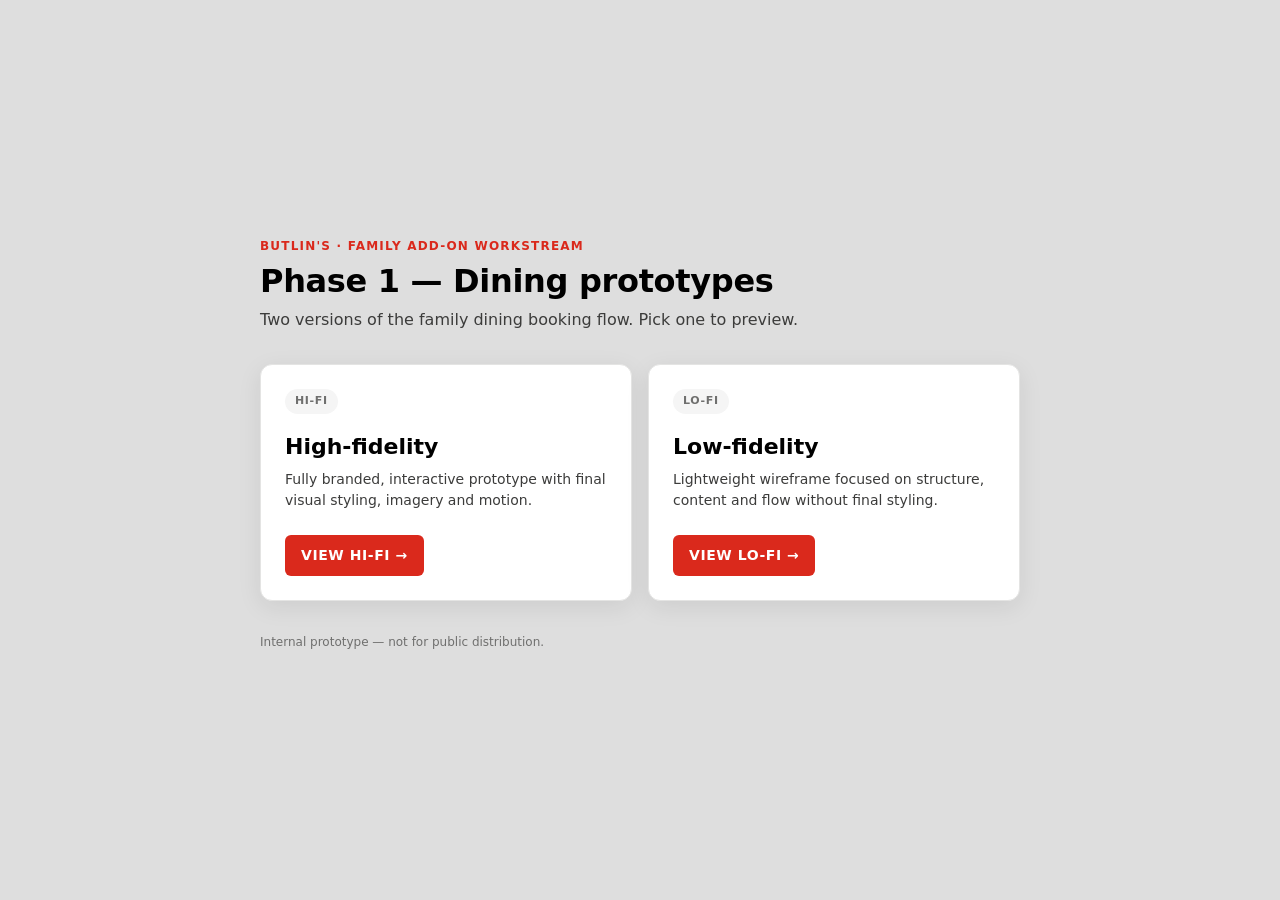
<file: index.html>
<!DOCTYPE html>
<html lang="en">
<head>
<meta charset="utf-8">
<meta name="viewport" content="width=device-width, initial-scale=1">
<title>Butlin's — Phase 1 Dining Prototypes</title>
<style>
  :root{
    --u:8px;
    --ink:#000000;
    --ink-2:#3c3c3b;
    --ink-3:#6f6f6e;
    --line:#e4e4e3;
    --paper:#ffffff;
    --paper-2:#f5f5f5;
    --shell:#dedede;
    --accent:#da291c;
    --accent-ink:#ffffff;
    --accent-strong:#ab2328;
    --radius:6px;
    --font:"Neutraface Text","Avenir Next","Century Gothic","Segoe UI",system-ui,-apple-system,Roboto,Helvetica,Arial,sans-serif;
  }
  *{box-sizing:border-box;}
  body{margin:0;font-family:var(--font);color:var(--ink);background:var(--shell);line-height:1.5;min-height:100vh;display:flex;align-items:center;justify-content:center;padding:calc(var(--u)*3);}
  .wrap{width:100%;max-width:760px;}
  .eyebrow{font-size:12px;font-weight:700;text-transform:uppercase;letter-spacing:.1em;color:var(--accent);margin:0 0 8px;}
  h1{font-size:32px;line-height:1.15;margin:0 0 8px;letter-spacing:-.01em;}
  .lede{font-size:16px;color:var(--ink-2);margin:0 0 calc(var(--u)*4);}
  .cards{display:grid;grid-template-columns:1fr 1fr;gap:calc(var(--u)*2);}
  .card{display:flex;flex-direction:column;background:var(--paper);border:1px solid var(--line);border-radius:12px;padding:calc(var(--u)*3);text-decoration:none;color:inherit;box-shadow:0 6px 24px rgba(0,0,0,.08);transition:transform .15s ease,box-shadow .15s ease;}
  .card:hover{transform:translateY(-3px);box-shadow:0 12px 32px rgba(0,0,0,.14);}
  .card .tag{align-self:flex-start;font-size:11px;font-weight:700;text-transform:uppercase;letter-spacing:.06em;color:var(--ink-3);background:var(--paper-2);border-radius:999px;padding:4px 10px;margin-bottom:calc(var(--u)*2);}
  .card h2{font-size:22px;margin:0 0 6px;}
  .card p{font-size:14px;color:var(--ink-2);margin:0 0 calc(var(--u)*3);flex:1;}
  .go{display:inline-flex;align-items:center;gap:8px;font-size:14px;font-weight:700;text-transform:uppercase;letter-spacing:.04em;color:var(--accent-ink);background:var(--accent);border-radius:var(--radius);padding:10px 16px;align-self:flex-start;}
  .card:hover .go{background:var(--accent-strong);}
  .foot{margin-top:calc(var(--u)*4);font-size:12px;color:var(--ink-3);}
  @media (max-width:560px){
    .cards{grid-template-columns:1fr;}
    h1{font-size:26px;}
  }
</style>
</head>
<body>
  <main class="wrap">
    <p class="eyebrow">Butlin's · Family Add-On Workstream</p>
    <h1>Phase 1 — Dining prototypes</h1>
    <p class="lede">Two versions of the family dining booking flow. Pick one to preview.</p>

    <div class="cards">
      <a class="card" href="/hifi">
        <span class="tag">Hi-fi</span>
        <h2>High-fidelity</h2>
        <p>Fully branded, interactive prototype with final visual styling, imagery and motion.</p>
        <span class="go">View hi-fi &rarr;</span>
      </a>

      <a class="card" href="/lofi">
        <span class="tag">Lo-fi</span>
        <h2>Low-fidelity</h2>
        <p>Lightweight wireframe focused on structure, content and flow without final styling.</p>
        <span class="go">View lo-fi &rarr;</span>
      </a>
    </div>

    <p class="foot">Internal prototype — not for public distribution.</p>
  </main>
</body>
</html>
</file>
